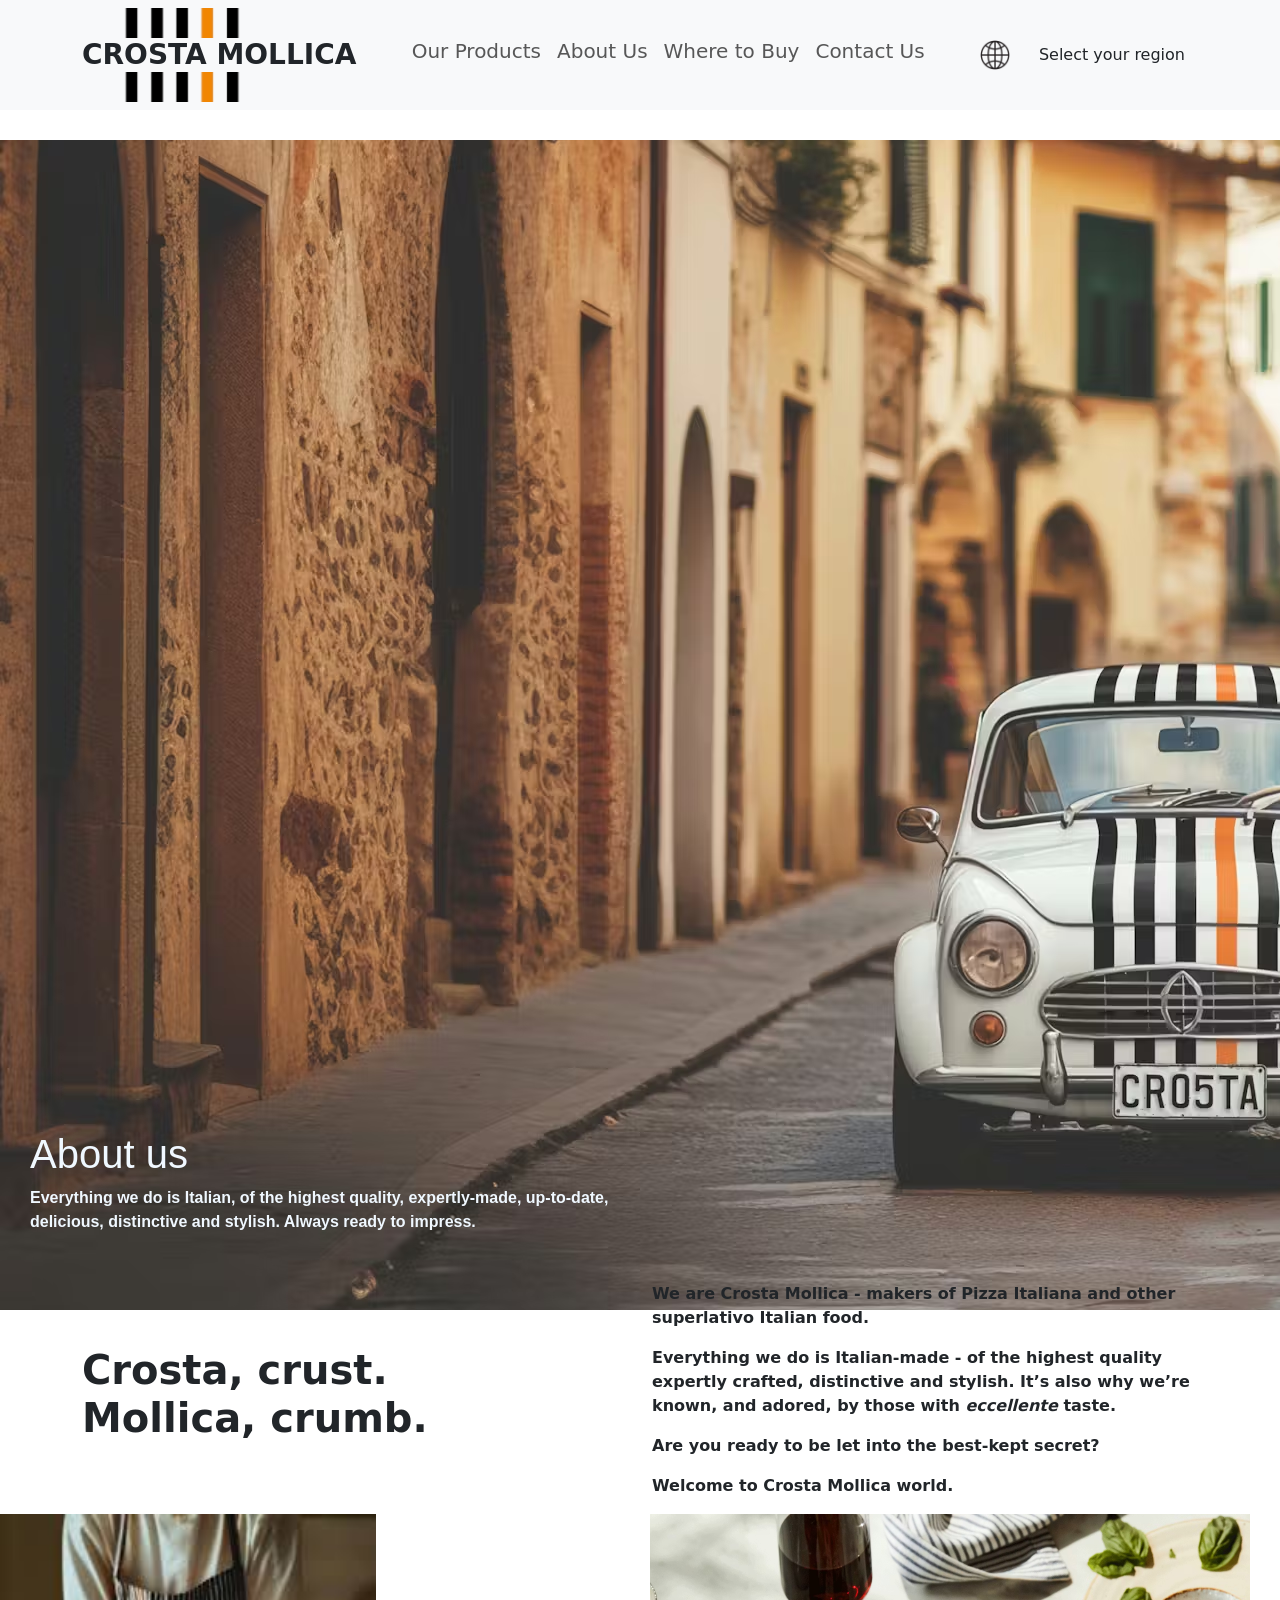
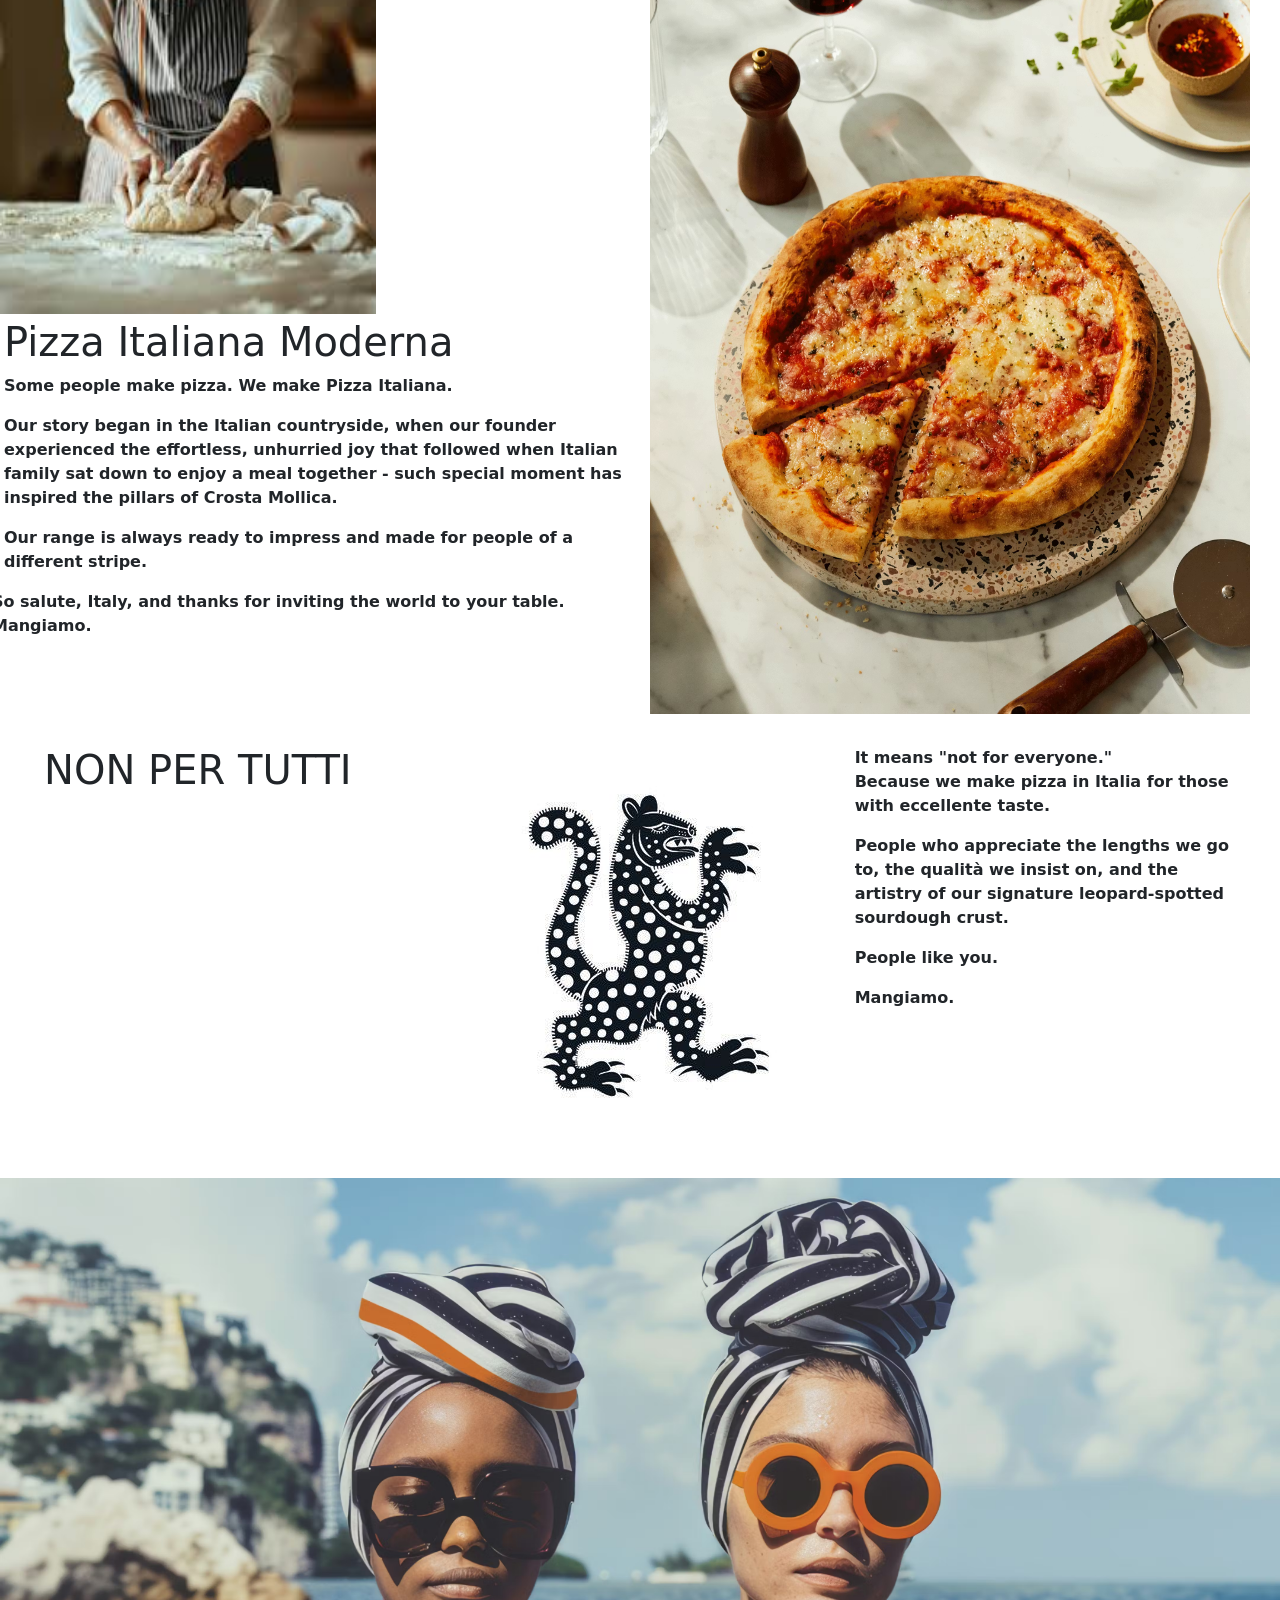
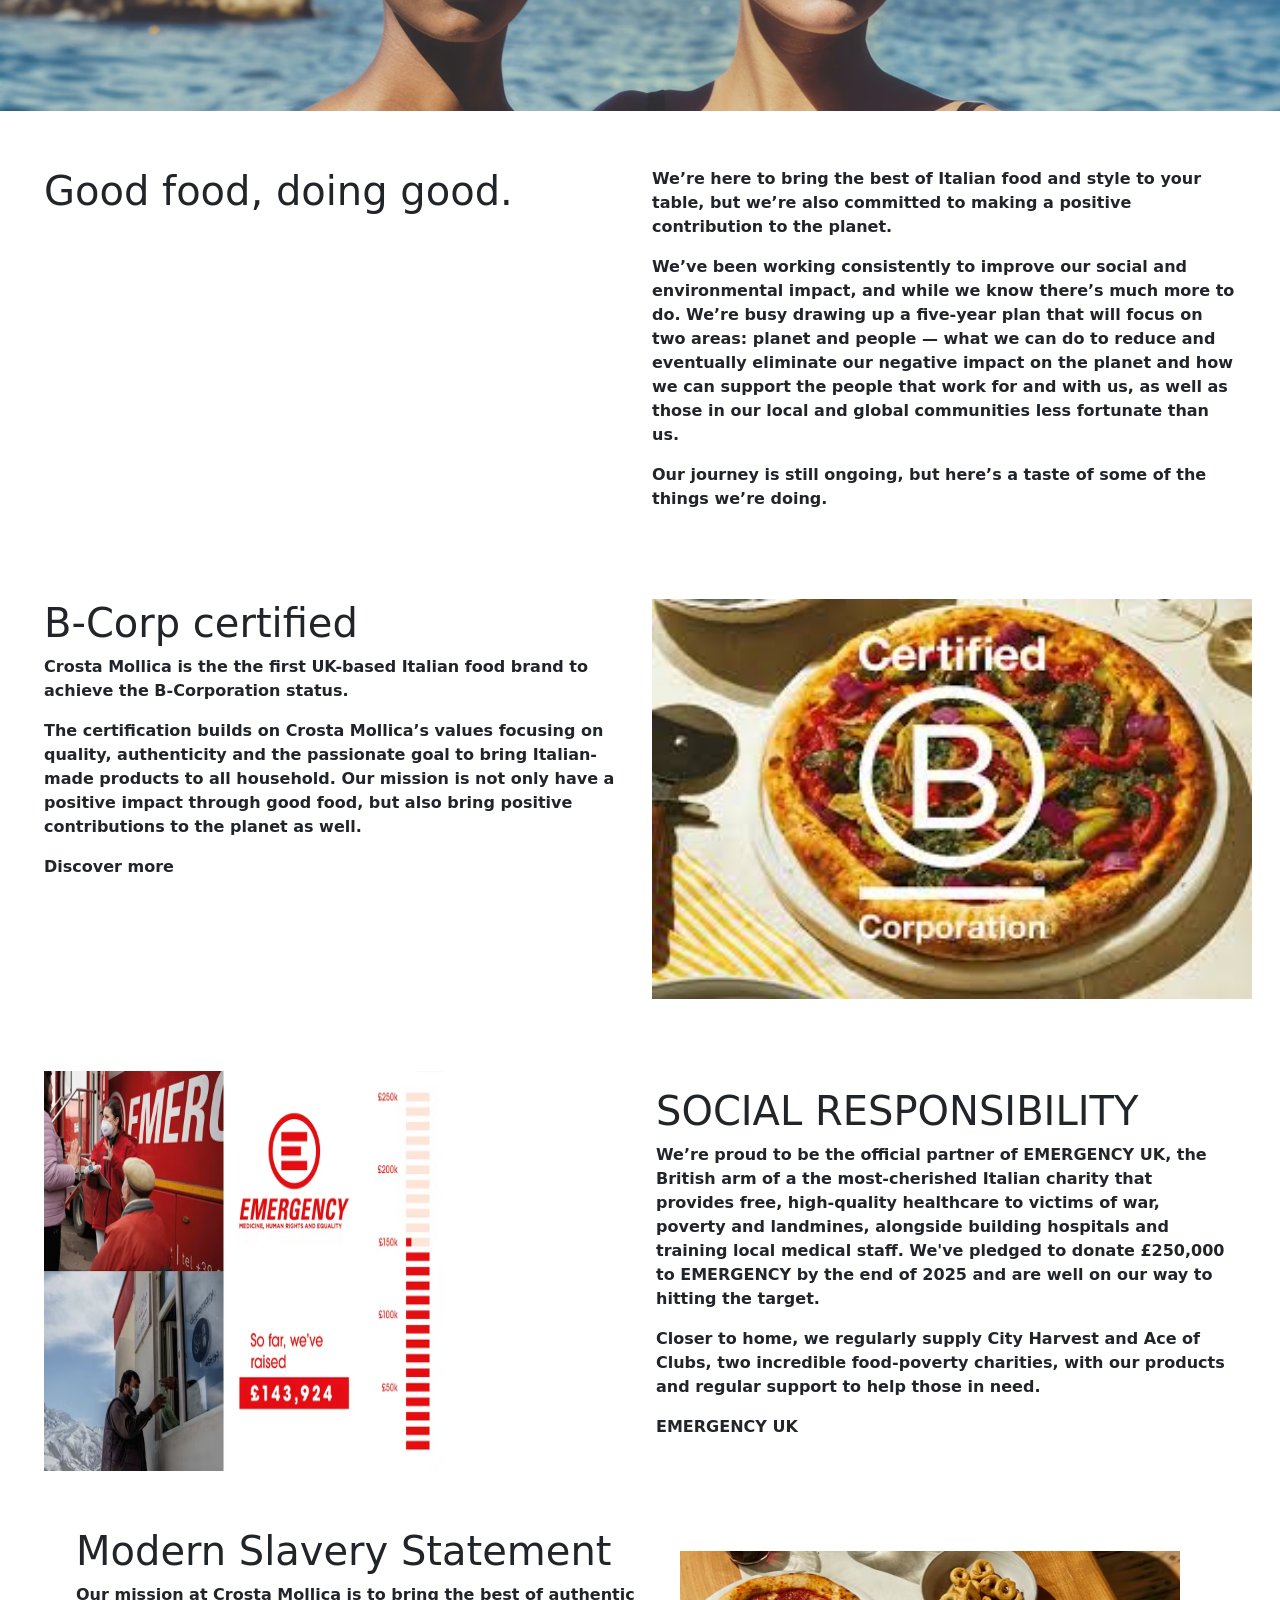
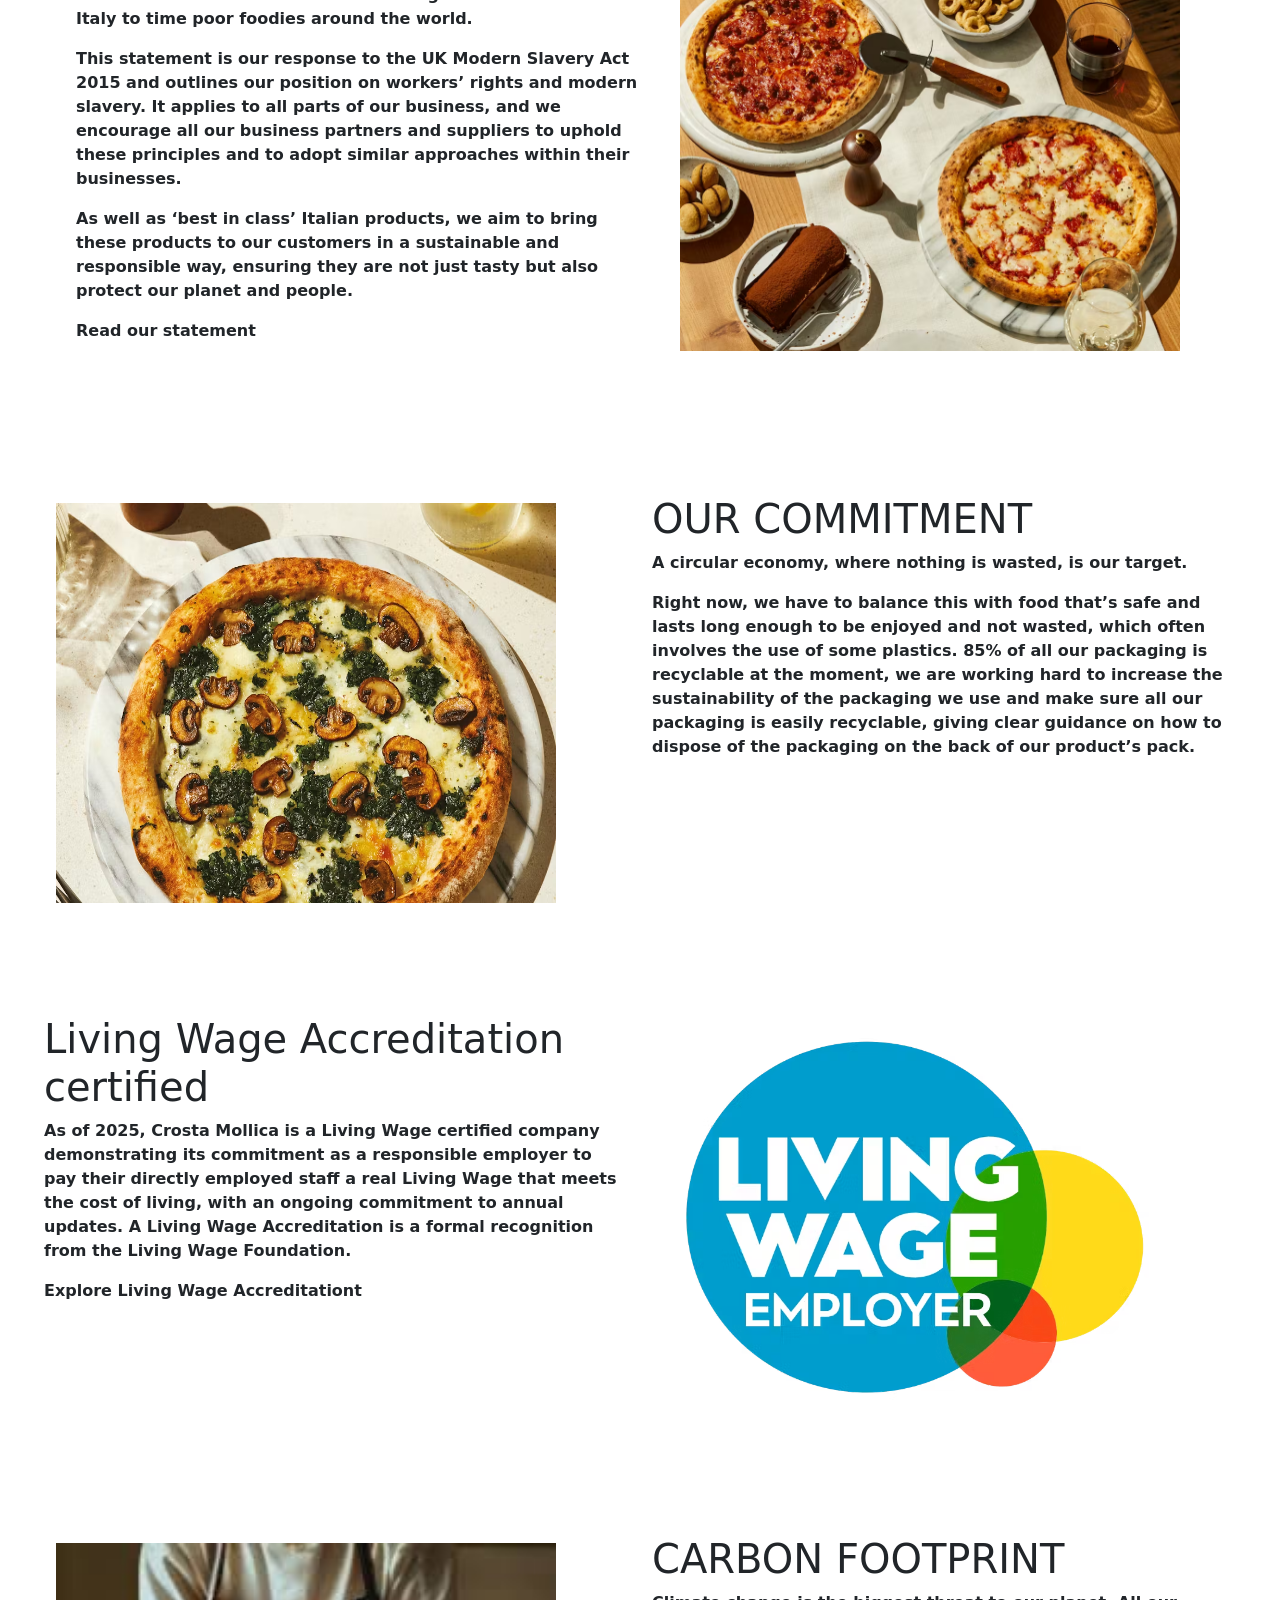
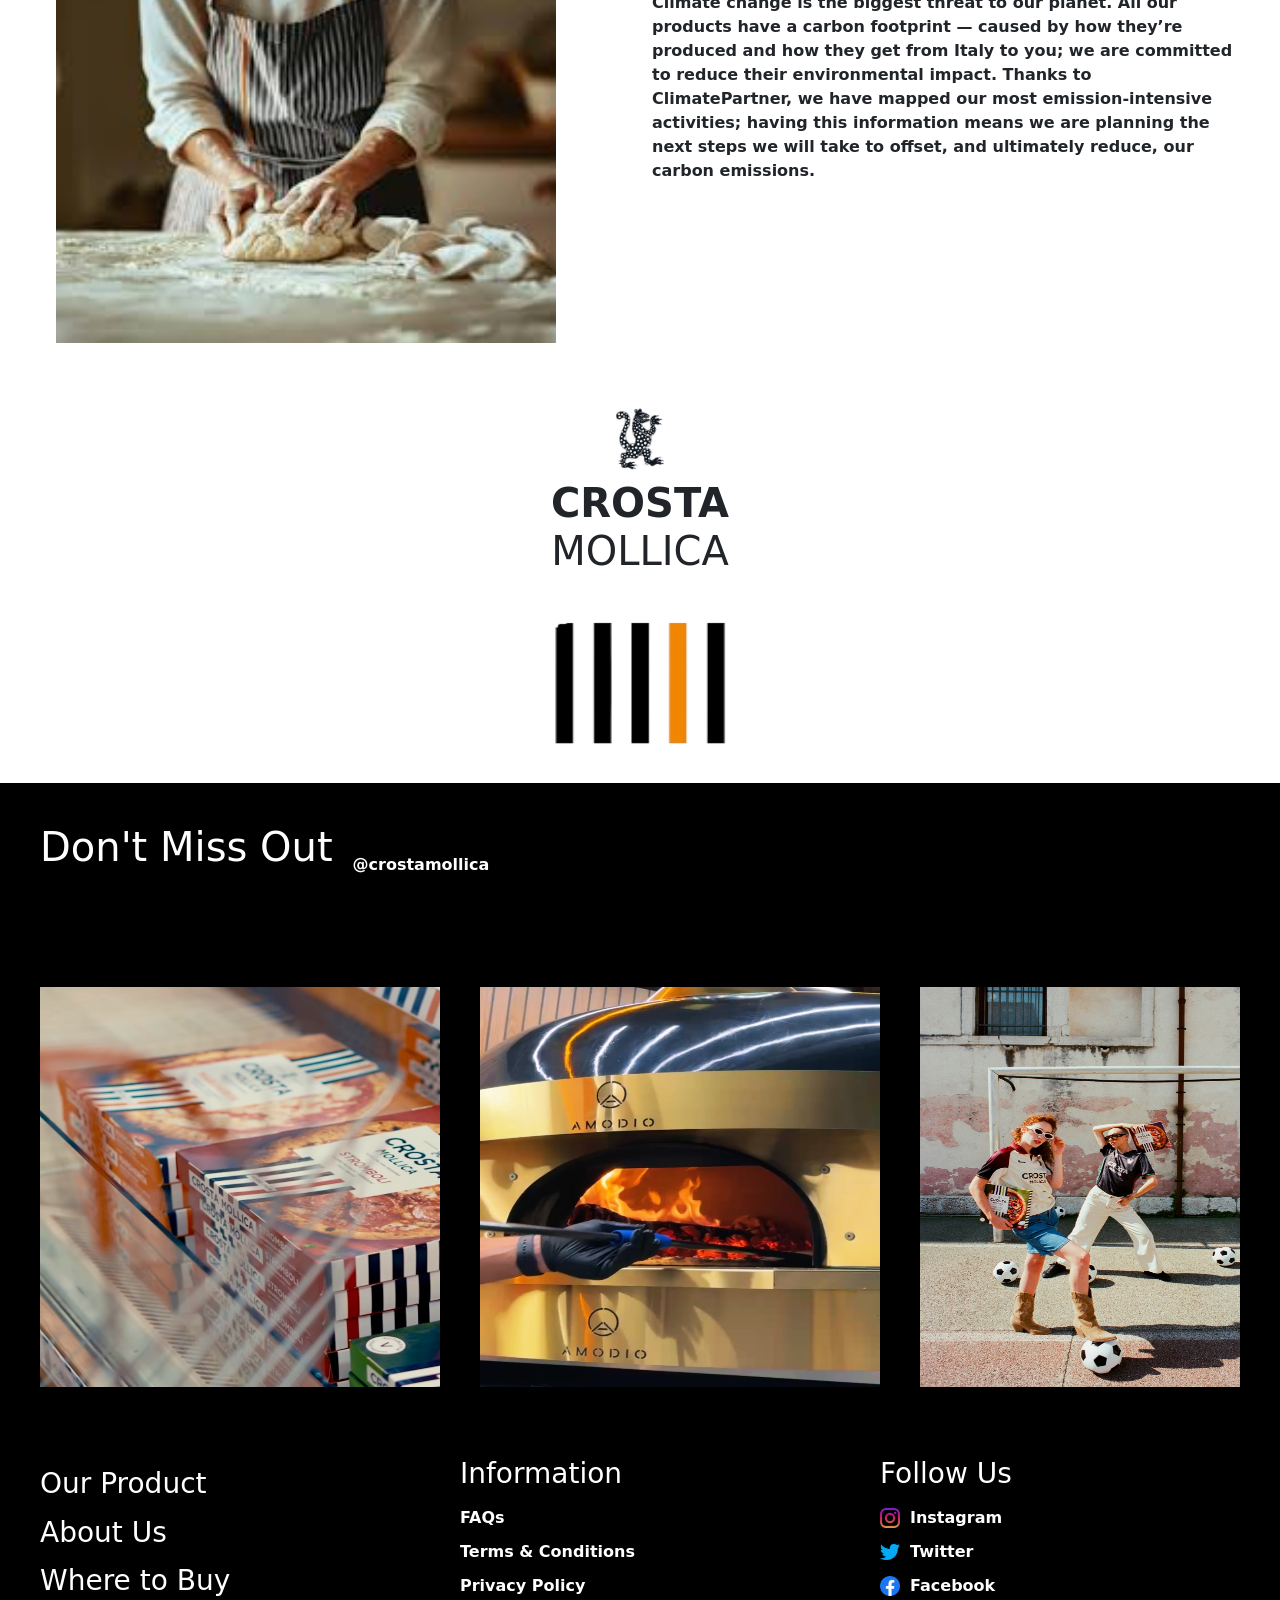
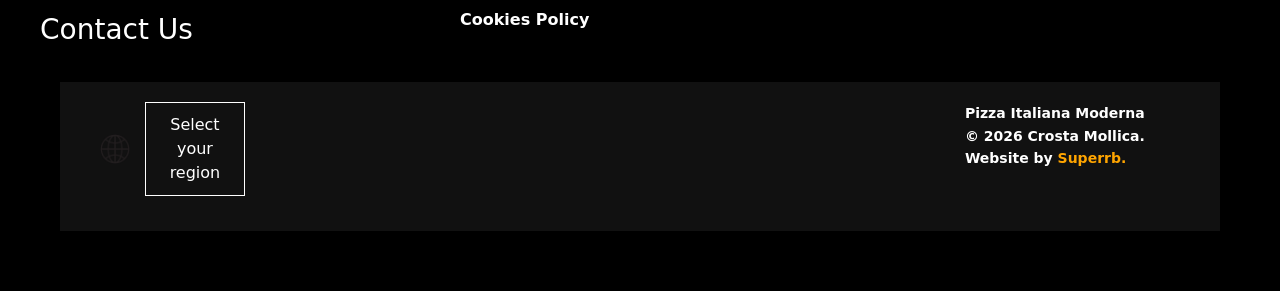
<file: index.html>
<!DOCTYPE html>
<html lang="en">
<head>
    <meta charset="UTF-8">
    <meta name="viewport" content="width=device-width, initial-scale=1.0">
    <title>Document</title>
    <link rel="stylesheet" href="sytle.css">
    <link href="https://cdn.jsdelivr.net/npm/bootstrap@5.3.8/dist/css/bootstrap.min.css" rel="stylesheet" integrity="sha384-sRIl4kxILFvY47J16cr9ZwB07vP4J8+LH7qKQnuqkuIAvNWLzeN8tE5YBujZqJLB" crossorigin="anonymous">
<script src="https://cdn.jsdelivr.net/npm/bootstrap@5.3.8/dist/js/bootstrap.bundle.min.js" integrity="sha384-FKyoEForCGlyvwx9Hj09JcYn3nv7wiPVlz7YYwJrWVcXK/BmnVDxM+D2scQbITxI" crossorigin="anonymous"></script>
</head>
<body>
 <nav class="navbar navbar-expand-lg bg-body-tertiary g-3">
  <div class="container">

   
<div class=" align-items-center justify-content-center gap-3">

  <img src="image/image 1.png" class="logo-img">

  <h3 class="fw-bold m-0">
    CROSTA MOLLICA
  </h3>

  <img src="image/image 1.png" class="logo-img">

</div>


    <!-- Mobile Button -->
    <button class="navbar-toggler" type="button" data-bs-toggle="collapse"
      data-bs-target="#navbarNav">
      <span class="navbar-toggler-icon"></span>
    </button>

    <!-- Menu -->
    <div class="collapse navbar-collapse justify-content-between" id="navbarNav" >

      <ul class="navbar-nav mx-auto">

        <li class="nav-item">
          <h5>
          <a class="nav-link" href="product.html">Our Products</a>
          </h5>
        </li>

        <li class="nav-item">
          <h5>
          <a class="nav-link" href="index.html">About Us</a></h5>
        </li>

        <li class="nav-item">
          <h5>
          <a class="nav-link" href="#">Where to Buy</a>
          </h5>
        </li>

        <li class="nav-item">
          <h5>
          <a class="nav-link" href="#">Contact Us</a>
          </h5>
        </li>

      </ul>

      <!-- Right Side -->
      <div class="d-flex align-items-center gap-3">

        <img src="image/image 2.png" height="30">

        <button class="btn">
          Select your region
        </button>

      </div>

    </div>
  </div>
</nav>
<div class="hero-section">
<div class="text">
 
<h1>About us</h1>
<p>
   <b>
Everything we do is Italian, of the highest quality, expertly-made, up-to-date,
<br> delicious, distinctive and stylish. Always ready to impress.</h5>
</p>

</div>
<div class="container mt-5">
  <div class="row align-items-center">

    <div class="col-lg-6 col-md-6 col-12 text-center text-md-start">
      <h1 class="fw-bold">
        Crosta, crust.<br>
        Mollica, crumb.
      </h1>
    </div>

    <div class="col-lg-6 col-md-6 col-12 mt-4 mt-md-0 text-center text-md-start">
      
        <p>
        We are Crosta Mollica - makers of Pizza Italiana and other superlativo Italian food.
      </p>

      <p>
        Everything we do is Italian-made - of the highest quality expertly crafted,
        distinctive and stylish. It’s also why we’re known, and adored, by those with <i>eccellente </i>taste.
      </p>

      <p>
        Are you ready to be let into the best-kept secret?
      </p>

      <p>
        Welcome to Crosta Mollica world.
      </p>
      
    </div>

  </div>
</div>
<div class="para">
<div class="col-12 col-lg-6 col-md-12 ">
  <div class="row img">
  <img src="image/image 4.jpeg" >
    </div>
  <div class="row p-1"><h1>Pizza Italiana Moderna</h1>
    <p>
 Some people make pizza. We make Pizza Italiana.
</p>
<p>
Our story began in the Italian countryside, when our founder experienced the effortless, unhurried joy that followed when Italian family sat down to enjoy a meal together - such special moment has inspired the pillars of Crosta Mollica.
</p>
<p>
Our range is always ready to impress and made for people of a different stripe.
</p>
    So salute, Italy, and thanks for inviting the world to your table. Mangiamo.</p></div>
</div>

  <div class="col-12 col-lg-6 col-md-12"><img src="image/image 5.avif" alt="" height="800px" width="600x"></div>

</div>

<div class="row m-3 p-3">
  <div class="col-12 col-lg-4 col-md-12 "><h1>NON PER TUTTI</h1></div>
  <div class="col-12 col-lg-4 col-md-12"><img src="image/image 6.jpg" alt=""></div>
  <div class="col-12 col-lg-4 col-md-12">
    It means "not for everyone."
    <p>

Because we make pizza in Italia for those with eccellente taste.

</p>
<p>
People who appreciate the lengths we go to, the qualità we insist on, and the artistry of our signature leopard-spotted sourdough crust.
</p>
<p>
People like you.
</p>
Mangiamo.


  </div>
</div>
<div class="image-wrapper"><img src="image/image 7.avif" alt="" width="100%" height="100%">
<div class=" row overlay-text g-4 m-3 p-3">
  <div class="col-12 col-lg-6 col-md-12"><h1>Good food,
doing good.</h1></div>
<div class="col-12 col-lg-6 col-md-12">
  <p>
  We’re here to bring the best of Italian food and style to your table, but we’re also committed to making a positive contribution to the planet.
  </p>
  <p>

We’ve been working consistently to improve our social and environmental impact, and while we know there’s much more to do. We’re busy drawing up a five-year plan that will focus on two areas: planet and people — what we can do to reduce and eventually eliminate our negative impact on the planet and how we can support the people that work for and with us, as well as those in our local and global communities less fortunate than us.
</p>
<p>
Our journey is still ongoing, but here’s a taste of some of the things we’re doing.
</p>
</div>

</div>
<div class="row m-3 p-3 g-4 ">
  <div class="col-12 col-lg-6 col-md-12"><h1>B-Corp certified</h1>
    <p>
Crosta Mollica is the the first UK-based Italian food brand to achieve the B-Corporation status.
</p>
<p>
The certification builds on Crosta Mollica’s values focusing on quality, authenticity and the passionate goal to bring Italian-made products to all household. Our mission is not only have a positive impact through good food, but also bring positive contributions to the planet as well.
</p>

  <span>Discover more</span>
</div>
<div class="col-12 col-lg-6 col-md-12"><img src="image/images.jpeg" width="600px" height="400px"></div>
</div>
<div class="row m-3 p-3 g-4 ">
  <div class="col-12 col-lg-6 col-md-12">
    <img src="image/image 9.avif" height="400px" width="400px">
  </div>
  <div class="col-12 col-lg-6 col-md-12 p-3">
   <h1> SOCIAL RESPONSIBILITY</h1>
   <p>
We’re proud to be the official partner of EMERGENCY UK, the British arm of a the most-cherished Italian charity that provides free, high-quality healthcare to victims of war, poverty and landmines, alongside building hospitals and training local medical staff. We've pledged to donate £250,000 to EMERGENCY by the end of 2025 and are well on our way to hitting the target.
</p>
<p>
Closer to home, we regularly supply City Harvest and Ace of Clubs, two incredible food-poverty charities, with our products and regular support to help those in need.
</p>
<span>
EMERGENCY UK
</span>
  </div>
  <div class="row m-3 p-3 g-4">
    <div class="col-12 col-lg-6 col-md-12 "><h1>Modern Slavery Statement</h1>
      <p>
Our mission at Crosta Mollica is to bring the best of authentic Italy to time poor foodies around the world.
</p>
<p>
This statement is our response to the UK Modern Slavery Act 2015 and outlines our position on workers’ rights and modern slavery. It applies to all parts of our business, and we encourage all our business partners and suppliers to uphold these principles and to adopt similar approaches within their businesses.
</p>
<p>
As well as ‘best in class’ Italian products, we aim to bring these products to our customers in a sustainable and responsible way, ensuring they are not just tasty but also protect our planet and people.
</p>
<span>
Read our statement</span></div>
<div class="col-12 col-lg-6 col-md-12 p-4"><img src="image/image 10.avif" alt="" height="400px" width="500px"></div>
  </div>

</div>
  <div class="row m-3 p-3 g-4">
    <div class="col-12 col-lg-6 col-md-12 p-4"><img src="image/image 11.avif" alt="" height="400px" width="500px"></div>
    <div class="col-12 col-lg-6 col-md-12 ">
      <p>
<h1>OUR COMMITMENT</h1>
<p>
A circular economy, where nothing is wasted, is our target.
</p>
Right now, we have to balance this with food that’s safe and lasts long enough to be enjoyed and not wasted, which often involves the use of some plastics. 85% of all our packaging is recyclable at the moment, we are working hard to increase the sustainability of the packaging we use and make sure all our packaging is easily recyclable, giving clear guidance on how to dispose of the packaging on the back of our product’s pack.</div>

  </div>

</div>
  <div class="row m-3 p-3 g-4">
    <div class="col-12 col-lg-6 col-md-12 ">
      <p>
        <h1>
Living Wage Accreditation certified
</h1>
<p>
As of 2025, Crosta Mollica is a Living Wage certified company demonstrating its commitment as a responsible employer to pay their directly employed staff a real Living Wage that meets the cost of living, with an ongoing commitment to annual updates. A Living Wage Accreditation is a formal recognition from the Living Wage Foundation.
</p>
<span>
Explore Living Wage Accreditationt</span></div>
<div class="col-12 col-lg-6 col-md-12 p-4"><img src="image/image 12.avif" alt="" height="400px" width="500px"></div>
  </div>
    <div class="row m-3 p-3 g-4">
      <div class="col-12 col-lg-6 col-md-12 p-4"><img src="image/image 4.jpeg" alt="" height="400px" width="500px"></div>
    <div class="col-12 col-lg-6 col-md-12 ">
      <p>
        <h1>
CARBON FOOTPRINT
</h1>
Climate change is the biggest threat to our planet. All our products have a carbon footprint — caused by how they’re produced and how they get from Italy to you; we are committed to reduce their environmental impact. Thanks to ClimatePartner, we have mapped our most emission-intensive activities; having this information means we are planning the next steps we will take to offset, and ultimately reduce, our carbon emissions.</div>

  </div>


<div class="icon-1">
  <img src="image/image 6.jpg" alt="" height="80px" width="80px">
  <h1> <b>CROSTA </b>
    <br>MOLLICA</h1>
    <img src="image/image 1.png" alt="" height="200px" width="300px">
</div>

<div class="footer">
  <div class="footer-top">
  <h1>Don't Miss Out</h1>
  
  <p class="footer-text"><span class="span-1">@crostamollica </span></p>
</div>

<br>
<div class="image-12">
  <div class="col"><img src="image/image 13.jpeg" alt="" height="400px" width="400px"></div>
  <div class="col"><img src="image/image14.jpeg" alt=""  height="400px" width="400px"></div>
  <div class="col"><img src="image/image15.jpeg" alt=""  height="400px" width="400px"></div>
  <div class="col"><img src="image/image16.jpeg" alt=""  height="400px" width="400px"></div>
  <div class="col"><img src="image/image17.jpeg" alt=""  height="400px" width="400px"></div>
  <div class="col"><img src="image/image18.jpeg" alt=""  height="400px" width="400px"></div>
  <div class="col"><img src="image/image 19.jpeg" alt="" height="400px" width="400px"></div>
</div>


<div class="footer-bottom">

  <div class="footer-box">
    <ul>
    <li> <h3>Our Product</h3></li>
    
      <li><h3>About Us</h3></li>
      <li><h3>Where to Buy</h3></li>
      <li><h3>Contact Us</h3></li>
    </ul>
  </div>

  <div class="footer-box">
    <h3>Information</h3>
    <ul>
      <li>FAQs</li>
      <li>Terms & Conditions</li>
      <li>Privacy Policy</li>
      <li>Cookies Policy</li>
    </ul>
  </div>

  <div class="footer-box">
    <h3>Follow Us</h3>
    <ul class="social">
      <li><img src="image/174855.png"> Instagram</li>
      <li><img src="image/733579.png"> Twitter</li>
      <li><img src="image/5968764.png"> Facebook</li>
    </ul>
  </div>

</div>

<div class="bbtn">

  <div class="top-part">
    <img src="image/image 2.png" height="30px" width="30px">

    <button class="region-btn">
      Select your region
    </button>
  </div>

  <div class="bottom-part">
    <b>Pizza Italiana Moderna</b><br>
    © 2026 Crosta Mollica. Website by <span>Superrb.</span>
  </div>

</div>

</div>
</div>
</div>





</body>
</html>
</file>
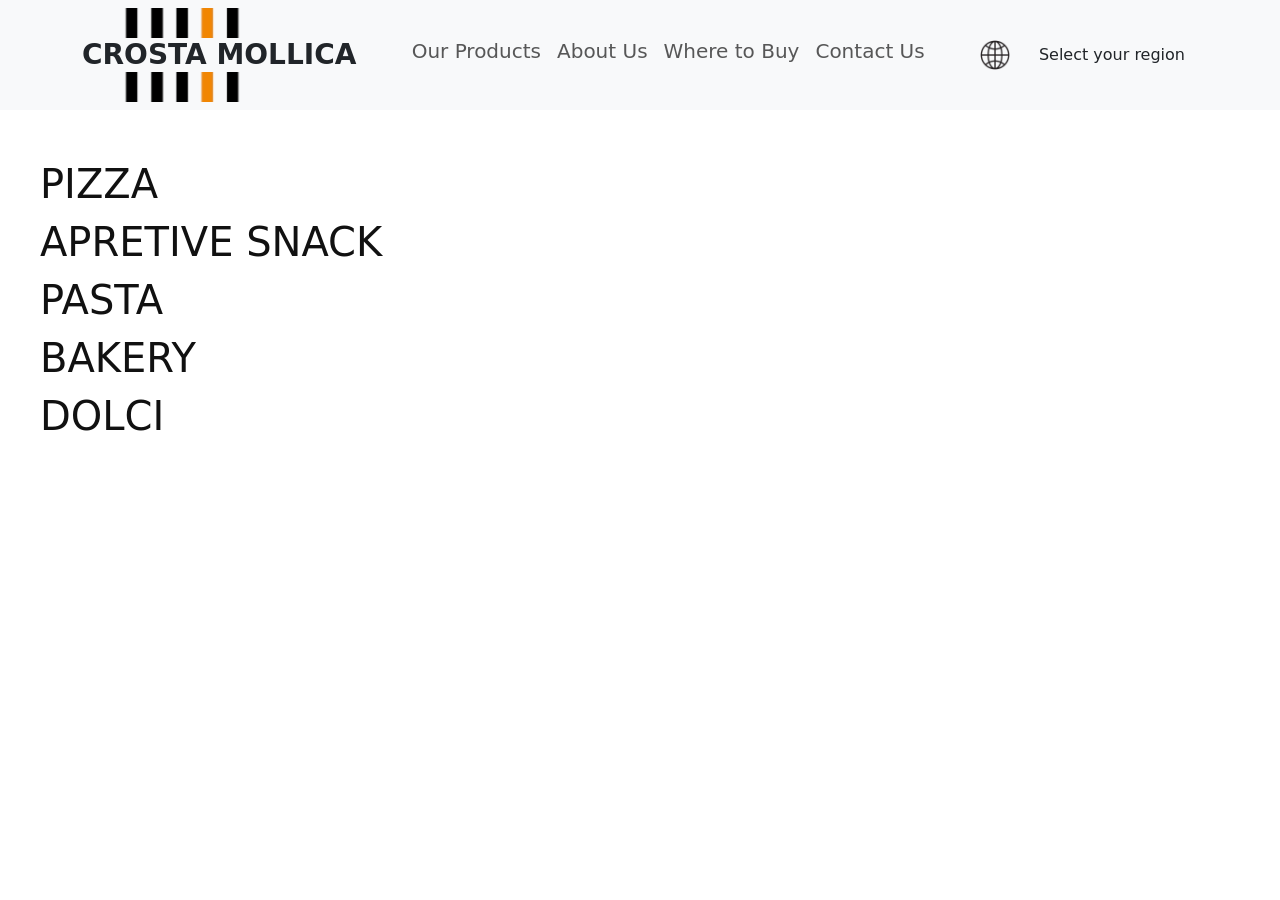
<file: product.html>
<!DOCTYPE html>
<html lang="en">
<head>
    <meta charset="UTF-8">
    <meta name="viewport" content="width=device-width, initial-scale=1.0">
    <title>Document</title>
    <link rel="stylesheet" href="sytle.css">
    <link href="https://cdn.jsdelivr.net/npm/bootstrap@5.3.8/dist/css/bootstrap.min.css" rel="stylesheet" integrity="sha384-sRIl4kxILFvY47J16cr9ZwB07vP4J8+LH7qKQnuqkuIAvNWLzeN8tE5YBujZqJLB" crossorigin="anonymous">
<script src="https://cdn.jsdelivr.net/npm/bootstrap@5.3.8/dist/js/bootstrap.bundle.min.js" integrity="sha384-FKyoEForCGlyvwx9Hj09JcYn3nv7wiPVlz7YYwJrWVcXK/BmnVDxM+D2scQbITxI" crossorigin="anonymous"></script>
</head>
<body>
  <nav class="navbar navbar-expand-lg bg-body-tertiary g-3">
  <div class="container">

   
<div class=" align-items-center justify-content-center gap-3">

  <img src="image/image 1.png" class="logo-img">

  <h3 class="fw-bold m-0">
    CROSTA MOLLICA
  </h3>

  <img src="image/image 1.png" class="logo-img">

</div>


    <!-- Mobile Button -->
    <button class="navbar-toggler" type="button" data-bs-toggle="collapse"
      data-bs-target="#navbarNav">
      <span class="navbar-toggler-icon"></span>
    </button>

    <!-- Menu -->
    <div class="collapse navbar-collapse justify-content-between" id="navbarNav" >

      <ul class="navbar-nav mx-auto">

        <li class="nav-item">
          <h5>
          <a class="nav-link" href="product.html">Our Products</a>
          </h5>
        </li>

        <li class="nav-item">
          <h5>
          <a class="nav-link" href="index.html">About Us</a></h5>
        </li>

        <li class="nav-item">
          <h5>
          <a class="nav-link" href="#">Where to Buy</a>
          </h5>
        </li>

        <li class="nav-item">
          <h5>
          <a class="nav-link" href="#">Contact Us</a>
          </h5>
        </li>

      </ul>

      <!-- Right Side -->
      <div class="d-flex align-items-center gap-3">

        <img src="image/image 2.png" height="30">

        <button class="btn">
          Select your region
        </button>

      </div>

    </div>
  </div>
</nav>
<div class="contaniner-p">
   <div class="footer-bottom">

  <div class="footer-box">
    <ul>
    <li> <h1>PIZZA</h1></li>
    
      <li><h1>APRETIVE SNACK</h1></li>
      <li><h1>PASTA</h1></li>
      <li><h1>BAKERY</h1></li>
      <li><h1>DOLCI</h1></li>
    </ul>
  </div>

</div>
    
</body>
</html>
</file>
<file: sytle.css>
*{
    margin: 0;
    padding: 0;

    box-sizing: border-box;
} 
.logo-img{
    height:30px;
    width:200px;
    object-fit:cover;
}
.btn{
  border: none;
}

.hero-section{
  background: url(image/image\ 3.avif);
  height: 130vh;
  width: auto;

}
.text{
  color: aliceblue;
  padding-top: 110vh;
  margin: 30px;
  font-family: Arial, Helvetica, sans-serif;
}
.row-1{
  display: flex;
 
  margin: 10px;
  padding: 10px;
}
.img{
  
  width: 400px; 
  height: 400px;  
  object-fit: contain; 

}
.para{
  display: flex;
  /* margin: 10px;
  padding: 10px; */
  gap: 10px;
  width: 100%;
}
.para > div{
  width: 50%;
}



span{
  position: relative;
  cursor: pointer;

}

span::after{
  content: "";
  position: absolute;
  width: 0%;
  height: 2px;
  background: black;
  left: 0;
  bottom: -3px;
  transition: 0.4s;
}

span:hover::after{
  width: 100%;
}
.icon-1{
  text-align: center;
  justify-content: center;
  margin-bottom: 0px;
}
.footer{
gap: 10px;
  color: white;
  background-color: black;
 


  padding: 40px;
}
.footer-top{
  display: flex;
  gap: 20px;
  margin-top: 0px;
}
.span-1{
  position: relative;
  cursor: pointer;

}

.span-1::after{
  content: "";
  position: absolute;
  width: 0%;
  height: 2px;
  background: rgb(248, 245, 245);
  left: 0;
  bottom: -3px;
  transition: 0.4s;
}
.footer-text{
margin-top: 30px;

}

ul{
  list-style: none;

  
}


.image-12{
  display: flex;
  overflow: scroll;
  gap: 40px;
  margin: 70px 0px 70px 0px;
  transition: 1s ease;


}

.image-12 .col:hover img {
  transform: scale(1.1);
}
.overlay-text{
  position: sticky;
}




.bbtn{
  color: rgb(137, 128, 128);;
  margin: 20px;
 display: flex;
  padding: 20px;
 gap: 80vh;
}
.bbtn:hover{
  color:white;

  transform: all 0.4s ease;
}
.footer-bottom {
  display: flex;
  justify-content: space-between;
  background: black;
  color: white;
 
}

.footer-box {
  width: 30%;
}

.footer-box h3 {
  margin-bottom: 15px;
}

.footer-box ul {
  list-style: none;
  padding: 0;
}

.footer-box ul li {
  margin: 10px 0;
  cursor: pointer;
  transition: 0.3s;
}


.footer-box ul li:hover {
  color: rgb(187, 68, 4);
  transform: translateX(5px);
}


.social li {
  display: flex;
  align-items: center;
  gap: 10px;
}

.social img {
  width: 20px;
}


@media (max-width: 768px) {
  .footer-bottom {
    flex-direction: column;
    text-align: center;
  }

  .footer-box {
    width: 100%;
    margin-bottom: 20px;
  }

  .social li {
    justify-content: center;
  }
}
.bbtn {
  background: #111;
  color: white;
  padding: 20px 40px;
}


.top-part {
  display: flex;
  align-items: center;
  gap: 15px;
  margin-bottom: 15px;
}


.region-btn {
  background: transparent;
  border: 1px solid white;
  color: white;
  padding: 10px 20px;
  cursor: pointer;
  transition: 0.3s;
  font-size: 16px;
}


.region-btn:hover {
  background: orange;
  color: black;
  transform: scale(1.05);
}


.bottom-part {
  font-size: 14px;
  line-height: 1.6;
}

.bottom-part span {
  color: orange;
  cursor: pointer;
  transition: 0.3s;
}

.bottom-part span:hover {
  text-decoration: underline;
}


@media (max-width: 768px) {
  .bbtn {
    text-align: center;
  }

  .top-part {
    flex-direction: column;
  }

  .region-btn {
    width: 100%;
  }
}


.contaniner-p .footer-bottom{
  background-color: white;
  color: #111;
  margin: 40px;
  

}
</file>
